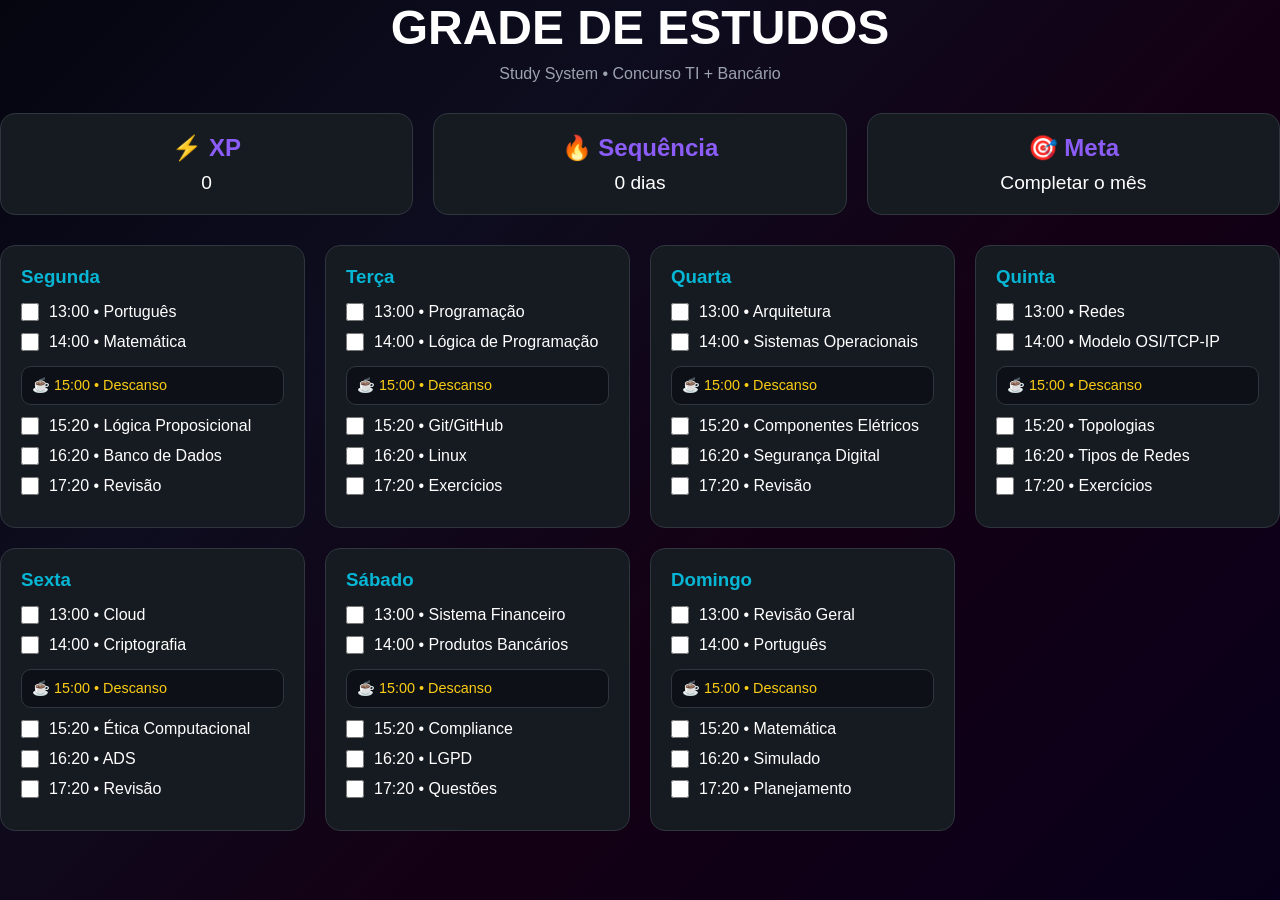
<file: index.html>
<!DOCTYPE html>
<html lang="pt-BR">
<head>
  <meta charset="UTF-8" />
  <meta name="viewport" content="width=device-width, initial-scale=1.0"/>
  <title>GRADE DE ESTUDOS</title>

  <link rel="stylesheet" href="style.css"/>
</head>
<body>

<div class="particles"></div>

  <div class="container">

    <header>
      <h1 class="Title">GRADE DE ESTUDOS</h1>
      <p>Study System • Concurso TI + Bancário</p>
    </header>

    <section class="status-panel">

      <div class="card">
        <h2>⚡ XP</h2>
        <span id="xp">0</span>
      </div>

      <div class="card">
        <h2>🔥 Sequência</h2>
        <span id="streak">0 dias</span>
      </div>

      <div class="card">
        <h2>🎯 Meta</h2>
        <span>Completar o mês</span>
      </div>

    </section>

   <section class="schedule">

  <!-- SEGUNDA -->
  <div class="day">
    <h3>Segunda</h3>

    <ul>
      <li>
        <input type="checkbox" class="task">
        <span>13:00 • Português</span>
      </li>

      <li>
        <input type="checkbox" class="task">
        <span>14:00 • Matemática</span>
      </li>

      <li class="break">
        ☕ 15:00 • Descanso
      </li>

      <li>
        <input type="checkbox" class="task">
        <span>15:20 • Lógica Proposicional</span>
      </li>

      <li>
        <input type="checkbox" class="task">
        <span>16:20 • Banco de Dados</span>
      </li>

      <li>
        <input type="checkbox" class="task">
        <span>17:20 • Revisão</span>
      </li>
    </ul>
  </div>

  <!-- TERÇA -->
  <div class="day">
    <h3>Terça</h3>

    <ul>
      <li><input type="checkbox" class="task"> <span>13:00 • Programação</span></li>
      <li><input type="checkbox" class="task"> <span>14:00 • Lógica de Programação</span></li>

      <li class="break">
        ☕ 15:00 • Descanso
      </li>

      <li><input type="checkbox" class="task"> <span>15:20 • Git/GitHub</span></li>
      <li><input type="checkbox" class="task"> <span>16:20 • Linux</span></li>
      <li><input type="checkbox" class="task"> <span>17:20 • Exercícios</span></li>
    </ul>
  </div>

  <!-- QUARTA -->
  <div class="day">
    <h3>Quarta</h3>

    <ul>
      <li><input type="checkbox" class="task"> <span>13:00 • Arquitetura</span></li>
      <li><input type="checkbox" class="task"> <span>14:00 • Sistemas Operacionais</span></li>

      <li class="break">
        ☕ 15:00 • Descanso
      </li>

      <li><input type="checkbox" class="task"> <span>15:20 • Componentes Elétricos</span></li>
      <li><input type="checkbox" class="task"> <span>16:20 • Segurança Digital</span></li>
      <li><input type="checkbox" class="task"> <span>17:20 • Revisão</span></li>
    </ul>
  </div>

  <!-- QUINTA -->
  <div class="day">
    <h3>Quinta</h3>

    <ul>
      <li><input type="checkbox" class="task"> <span>13:00 • Redes</span></li>
      <li><input type="checkbox" class="task"> <span>14:00 • Modelo OSI/TCP-IP</span></li>

      <li class="break">
        ☕ 15:00 • Descanso
      </li>

      <li><input type="checkbox" class="task"> <span>15:20 • Topologias</span></li>
      <li><input type="checkbox" class="task"> <span>16:20 • Tipos de Redes</span></li>
      <li><input type="checkbox" class="task"> <span>17:20 • Exercícios</span></li>
    </ul>
  </div>

  <!-- SEXTA -->
  <div class="day">
    <h3>Sexta</h3>

    <ul>
      <li><input type="checkbox" class="task"> <span>13:00 • Cloud</span></li>
      <li><input type="checkbox" class="task"> <span>14:00 • Criptografia</span></li>

      <li class="break">
        ☕ 15:00 • Descanso
      </li>

      <li><input type="checkbox" class="task"> <span>15:20 • Ética Computacional</span></li>
      <li><input type="checkbox" class="task"> <span>16:20 • ADS</span></li>
      <li><input type="checkbox" class="task"> <span>17:20 • Revisão</span></li>
    </ul>
  </div>

  <!-- SÁBADO -->
  <div class="day">
    <h3>Sábado</h3>

    <ul>
      <li><input type="checkbox" class="task"> <span>13:00 • Sistema Financeiro</span></li>
      <li><input type="checkbox" class="task"> <span>14:00 • Produtos Bancários</span></li>

      <li class="break">
        ☕ 15:00 • Descanso
      </li>

      <li><input type="checkbox" class="task"> <span>15:20 • Compliance</span></li>
      <li><input type="checkbox" class="task"> <span>16:20 • LGPD</span></li>
      <li><input type="checkbox" class="task"> <span>17:20 • Questões</span></li>
    </ul>
  </div>

  <!-- DOMINGO -->
  <div class="day">
    <h3>Domingo</h3>

    <ul>
      <li><input type="checkbox" class="task"> <span>13:00 • Revisão Geral</span></li>
      <li><input type="checkbox" class="task"> <span>14:00 • Português</span></li>

      <li class="break">
        ☕ 15:00 • Descanso
      </li>

      <li><input type="checkbox" class="task"> <span>15:20 • Matemática</span></li>
      <li><input type="checkbox" class="task"> <span>16:20 • Simulado</span></li>
      <li><input type="checkbox" class="task"> <span>17:20 • Planejamento</span></li>
    </ul>
  </div>

</section>
    
  </div>

  <script src="script.js"></script>

</body>
</html>
</file>
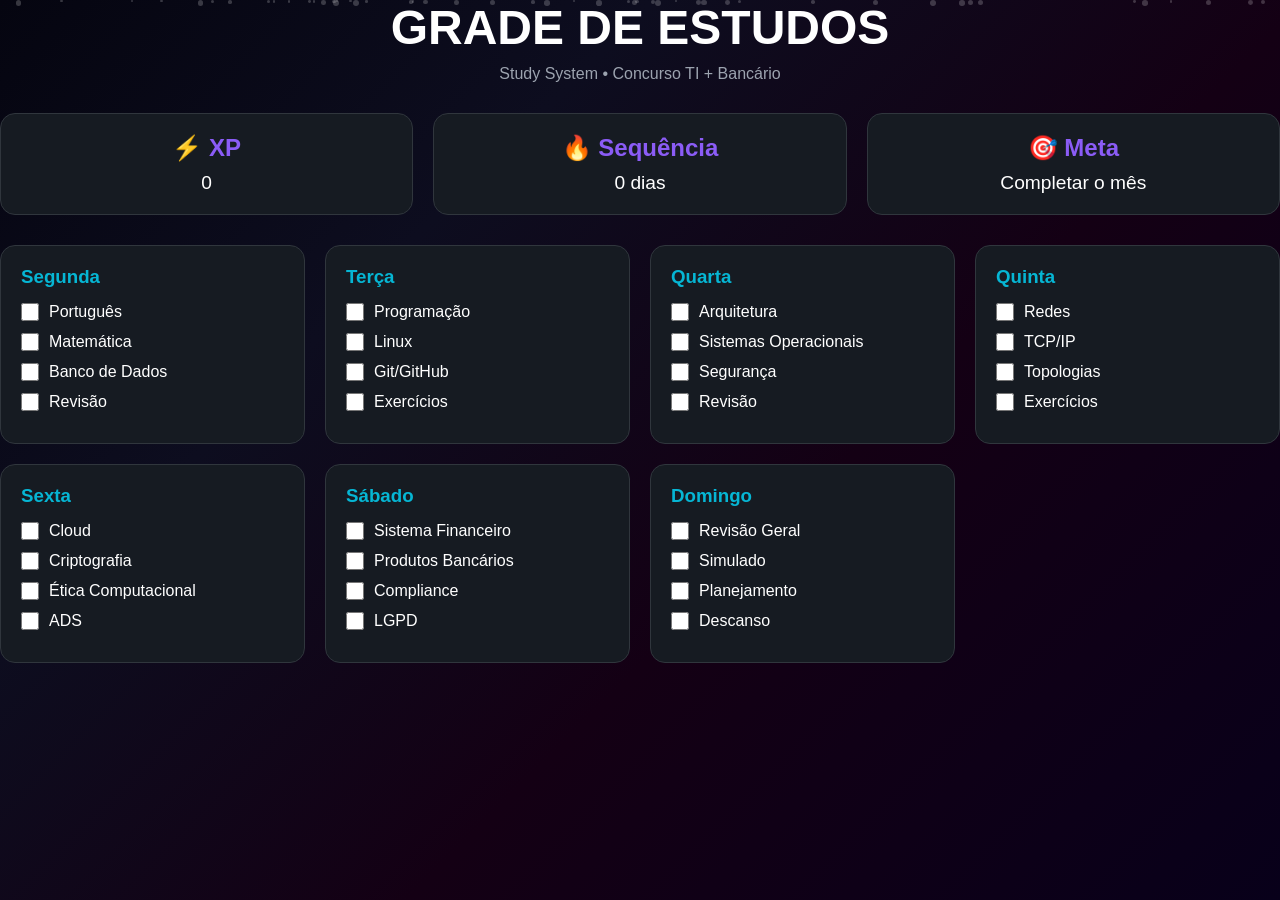
<file: Grade de estudos/index.html>
<!DOCTYPE html>
<html lang="pt-BR">
<head>
  <meta charset="UTF-8" />
  <meta name="viewport" content="width=device-width, initial-scale=1.0"/>
  <title>GRADE DE ESTUDOS</title>

  <link rel="stylesheet" href="style.css"/>
</head>
<body>

<div class="particles"></div>

  <div class="container">

    <header>
      <h1 class="Title">GRADE DE ESTUDOS</h1>
      <p>Study System • Concurso TI + Bancário</p>
    </header>

    <section class="status-panel">

      <div class="card">
        <h2>⚡ XP</h2>
        <span id="xp">0</span>
      </div>

      <div class="card">
        <h2>🔥 Sequência</h2>
        <span id="streak">0 dias</span>
      </div>

      <div class="card">
        <h2>🎯 Meta</h2>
        <span>Completar o mês</span>
      </div>

    </section>

    <section class="schedule">

      <div class="day">
        <h3>Segunda</h3>

        <ul>
          <li>
            <input type="checkbox" class="task">
            Português
          </li>

          <li>
            <input type="checkbox" class="task">
            Matemática
          </li>

          <li>
            <input type="checkbox" class="task">
            Banco de Dados
          </li>

          <li>
            <input type="checkbox" class="task">
            Revisão
          </li>
        </ul>

      </div>

      <div class="day">
        <h3>Terça</h3>

        <ul>
          <li><input type="checkbox" class="task"> Programação</li>
          <li><input type="checkbox" class="task"> Linux</li>
          <li><input type="checkbox" class="task"> Git/GitHub</li>
          <li><input type="checkbox" class="task"> Exercícios</li>
        </ul>
      </div>

      <div class="day">
        <h3>Quarta</h3>

        <ul>
          <li><input type="checkbox" class="task"> Arquitetura</li>
          <li><input type="checkbox" class="task"> Sistemas Operacionais</li>
          <li><input type="checkbox" class="task"> Segurança</li>
          <li><input type="checkbox" class="task"> Revisão</li>
        </ul>
      </div>

      <div class="day">
        <h3>Quinta</h3>

        <ul>
          <li><input type="checkbox" class="task"> Redes</li>
          <li><input type="checkbox" class="task"> TCP/IP</li>
          <li><input type="checkbox" class="task"> Topologias</li>
          <li><input type="checkbox" class="task"> Exercícios</li>
        </ul>
      </div>

      <div class="day">
        <h3>Sexta</h3>

        <ul>
          <li><input type="checkbox" class="task"> Cloud</li>
          <li><input type="checkbox" class="task"> Criptografia</li>
          <li><input type="checkbox" class="task"> Ética Computacional</li>
          <li><input type="checkbox" class="task"> ADS</li>
        </ul>
      </div>

      <div class="day">
        <h3>Sábado</h3>

        <ul>
          <li><input type="checkbox" class="task"> Sistema Financeiro</li>
          <li><input type="checkbox" class="task"> Produtos Bancários</li>
          <li><input type="checkbox" class="task"> Compliance</li>
          <li><input type="checkbox" class="task"> LGPD</li>
        </ul>
      </div>

      <div class="day">
        <h3>Domingo</h3>

        <ul>
          <li><input type="checkbox" class="task"> Revisão Geral</li>
          <li><input type="checkbox" class="task"> Simulado</li>
          <li><input type="checkbox" class="task"> Planejamento</li>
          <li><input type="checkbox" class="task"> Descanso</li>
        </ul>
      </div>

    </section>

  </div>

  <script src="script.js"></script>

</body>
</html>
</file>
<file: style.css>
*{
  margin:0;
  padding:0;
  box-sizing:border-box;
  font-family:Arial, Helvetica, sans-serif;
  
}

body{

  margin:0;

  padding:0;

  min-height:100vh;

  color:white;

  font-family:sans-serif;

  overflow-x:hidden;

  background:

    linear-gradient(

      135deg,

      #050510 0%,

      #0d0d1f 30%,

      #140014 60%,

      #08001a 100%

    );

}

.container{
  max-width:1400px;
  margin:auto;
}

header{
  text-align:center;
  margin-bottom:30px;
}

header h1{
  color:linear-gradient(90deg,#8b5cf6,#06b6d4);
  font-size:3rem;
  margin-bottom:10px;
}

header p{
  color:#9ca3af;
}

.status-panel{
  display:grid;
  grid-template-columns:repeat(3,1fr);
  gap:20px;
  margin-bottom:30px;
}

.card{
  background:#161b22;
  padding:20px;
  border-radius:15px;
  border:1px solid #30363d;
  text-align:center;
  transition:0.3s;
}

.card:hover{
  transform:translateY(-5px);
  border-color:#8b5cf6;
}

.card h2{
  margin-bottom:10px;
  color:#8b5cf6;
}

.card span{
  font-size:1.2rem;
}

.schedule{
  display:grid;
  grid-template-columns:repeat(4,1fr);
  gap:20px;
}

.day{
  background:#161b22;
  padding:20px;
  border-radius:15px;
  border:1px solid #30363d;
}

.day h3{
  margin-bottom:15px;
  color:#06b6d4;
}

.day ul{
  list-style:none;
}

.day li{
  margin-bottom:12px;
  display:flex;
  gap:10px;
  align-items:center;
}

.task{
  width:18px;
  height:18px;
  cursor:pointer;
}

.completed{
  text-decoration:line-through;
  opacity:0.6;
}

@media(max-width:1000px){

  .schedule{
    grid-template-columns:repeat(2,1fr);
  }

}

@media(max-width:700px){

  .status-panel{
    grid-template-columns:1fr;
  }

  .schedule{
    grid-template-columns:1fr;
  }

}

.particles span{

  position:absolute;

  display:block;

  width:4px;

  height:4px;

  background:

    rgba(255,255,255,0.2);

  border-radius:50%;

  animation:

    particlesMove linear infinite;

}

.particles{

  position:fixed;

  width:100%;

  height:100%;

  top:0;

  left:0;

  overflow:hidden;

  pointer-events:none;

  z-index:-1;

}

@keyframes particlesMove{

  from{

    transform:
      translateY(100vh);

    opacity:0;

  }

  20%{

    opacity:1;

  }

  to{

    transform:
      translateY(-10vh);

    opacity:0;

  }

}

.break{
  margin:15px 0;
  padding:10px;
  background:#0d1117;
  border:1px solid #30363d;
  border-radius:10px;
  color:#facc15;
  text-align:center;
  font-size:0.9rem;
}
</file>
<file: Grade de estudos/style.css>
*{
  margin:0;
  padding:0;
  box-sizing:border-box;
  font-family:Arial, Helvetica, sans-serif;
}

body{

  margin:0;

  padding:0;

  min-height:100vh;

  color:white;

  font-family:sans-serif;

  overflow-x:hidden;

  background:

    linear-gradient(

      135deg,

      #050510 0%,

      #0d0d1f 30%,

      #140014 60%,

      #08001a 100%

    );

}

.container{
  max-width:1400px;
  margin:auto;
}

header{
  text-align:center;
  margin-bottom:30px;
}

header h1{
  color:linear-gradient(90deg,#8b5cf6,#06b6d4);
  font-size:3rem;
  margin-bottom:10px;
}

header p{
  color:#9ca3af;
}

.status-panel{
  display:grid;
  grid-template-columns:repeat(3,1fr);
  gap:20px;
  margin-bottom:30px;
}

.card{
  background:#161b22;
  padding:20px;
  border-radius:15px;
  border:1px solid #30363d;
  text-align:center;
  transition:0.3s;
}

.card:hover{
  transform:translateY(-5px);
  border-color:#8b5cf6;
}

.card h2{
  margin-bottom:10px;
  color:#8b5cf6;
}

.card span{
  font-size:1.2rem;
}

.schedule{
  display:grid;
  grid-template-columns:repeat(4,1fr);
  gap:20px;
}

.day{
  background:#161b22;
  padding:20px;
  border-radius:15px;
  border:1px solid #30363d;
}

.day h3{
  margin-bottom:15px;
  color:#06b6d4;
}

.day ul{
  list-style:none;
}

.day li{
  margin-bottom:12px;
  display:flex;
  gap:10px;
  align-items:center;
}

.task{
  width:18px;
  height:18px;
  cursor:pointer;
}

.completed{
  text-decoration:line-through;
  opacity:0.6;
}

@media(max-width:1000px){

  .schedule{
    grid-template-columns:repeat(2,1fr);
  }

}

@media(max-width:700px){

  .status-panel{
    grid-template-columns:1fr;
  }

  .schedule{
    grid-template-columns:1fr;
  }

}

.particles span{

  position:absolute;

  display:block;

  width:4px;

  height:4px;

  background:

    rgba(255,255,255,0.2);

  border-radius:50%;

  animation:

    particlesMove linear infinite;

}

.particles{

  position:fixed;

  width:100%;

  height:100%;

  top:0;

  left:0;

  overflow:hidden;

  pointer-events:none;

  z-index:-1;

}

@keyframes particlesMove{

  from{

    transform:
      translateY(100vh);

    opacity:0;

  }

  20%{

    opacity:1;

  }

  to{

    transform:
      translateY(-10vh);

    opacity:0;

  }

}
</file>
